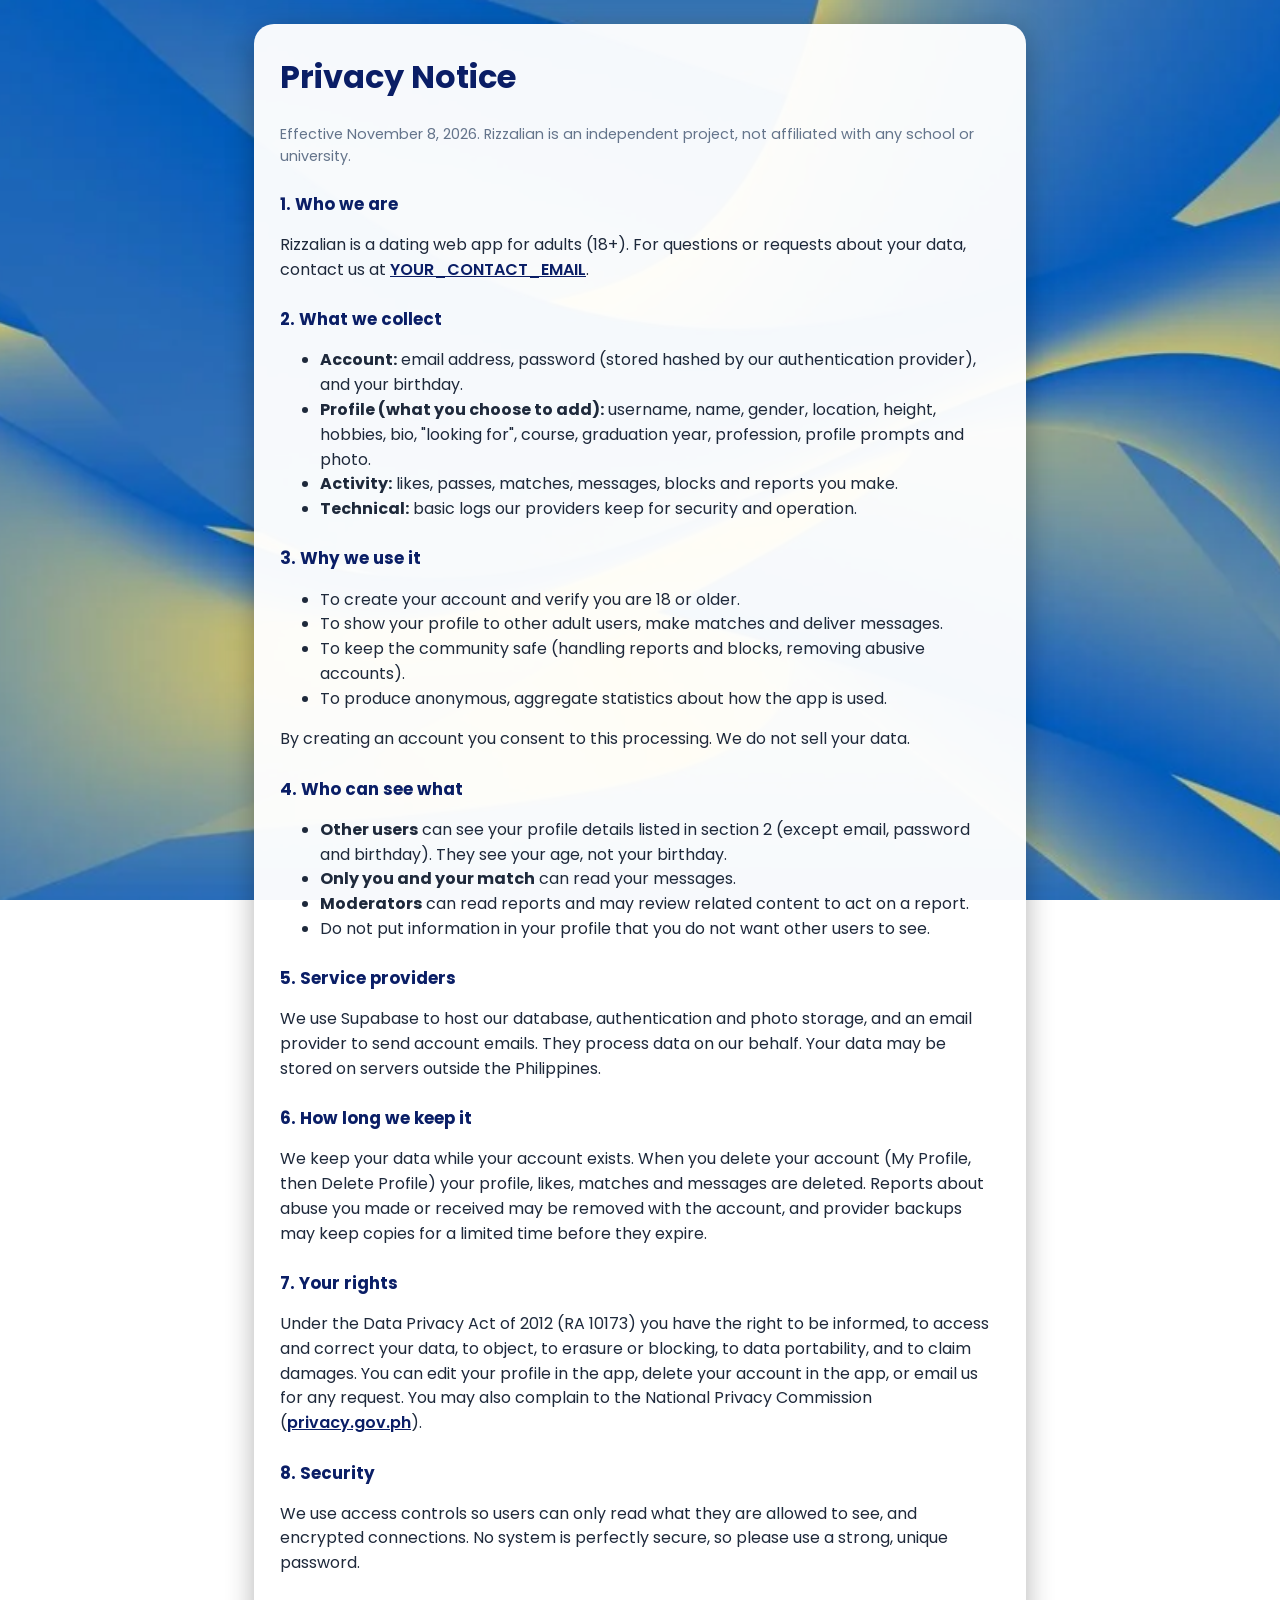
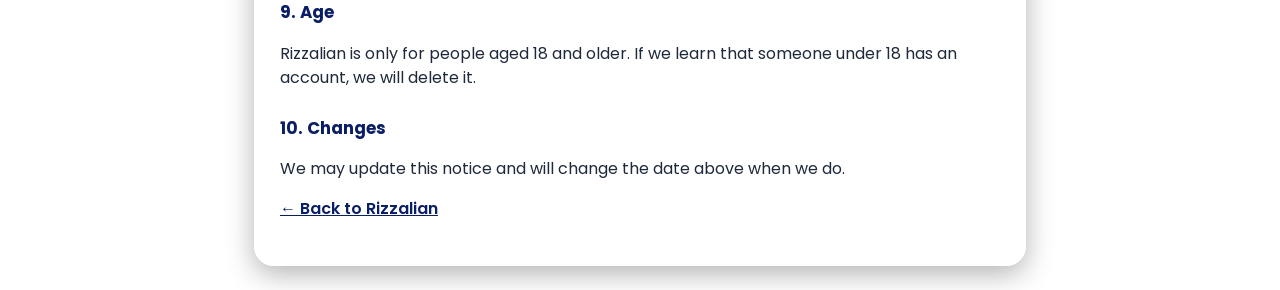
<file: privacy.html>
<!DOCTYPE html>
<html lang="en">
<head>
  <meta charset="UTF-8">
  <meta name="viewport" content="width=device-width, initial-scale=1.0">
  <title>Rizzalian - Privacy Notice</title>
  <link href="https://fonts.googleapis.com/css2?family=Poppins:wght@300;400;600&display=swap" rel="stylesheet">
  <style>
    body { margin: 0; font-family: 'Poppins', sans-serif; background: url('background.png') center/cover fixed; color: #1e293b; padding: 24px 12px; }
    main { max-width: 720px; margin: 0 auto; background: rgba(255,255,255,.96); border-radius: 20px; padding: 28px 26px; box-shadow: 0 8px 28px rgba(0,0,0,.3); line-height: 1.55; }
    h1 { color: #0a1e66; margin-top: 0; }
    h2 { color: #0a1e66; font-size: 1.05em; margin-top: 1.4em; }
    a { color: #0a1e66; font-weight: 600; }
    .meta { color: #64748b; font-size: .9em; }
  </style>
</head>
<body>
<main>
  <h1>Privacy Notice</h1>
  <p class="meta">Effective November 8, 2026. Rizzalian is an independent project, not affiliated with any school or university.</p>

  <h2>1. Who we are</h2>
  <p>Rizzalian is a dating web app for adults (18+). For questions or requests about your data, contact us at <a href="mailto:YOUR_CONTACT_EMAIL">YOUR_CONTACT_EMAIL</a>.</p>

  <h2>2. What we collect</h2>
  <ul>
    <li><strong>Account:</strong> email address, password (stored hashed by our authentication provider), and your birthday.</li>
    <li><strong>Profile (what you choose to add):</strong> username, name, gender, location, height, hobbies, bio, "looking for", course, graduation year, profession, profile prompts and photo.</li>
    <li><strong>Activity:</strong> likes, passes, matches, messages, blocks and reports you make.</li>
    <li><strong>Technical:</strong> basic logs our providers keep for security and operation.</li>
  </ul>

  <h2>3. Why we use it</h2>
  <ul>
    <li>To create your account and verify you are 18 or older.</li>
    <li>To show your profile to other adult users, make matches and deliver messages.</li>
    <li>To keep the community safe (handling reports and blocks, removing abusive accounts).</li>
    <li>To produce anonymous, aggregate statistics about how the app is used.</li>
  </ul>
  <p>By creating an account you consent to this processing. We do not sell your data.</p>

  <h2>4. Who can see what</h2>
  <ul>
    <li><strong>Other users</strong> can see your profile details listed in section 2 (except email, password and birthday). They see your age, not your birthday.</li>
    <li><strong>Only you and your match</strong> can read your messages.</li>
    <li><strong>Moderators</strong> can read reports and may review related content to act on a report.</li>
    <li>Do not put information in your profile that you do not want other users to see.</li>
  </ul>

  <h2>5. Service providers</h2>
  <p>We use Supabase to host our database, authentication and photo storage, and an email provider to send account emails. They process data on our behalf. Your data may be stored on servers outside the Philippines.</p>

  <h2>6. How long we keep it</h2>
  <p>We keep your data while your account exists. When you delete your account (My Profile, then Delete Profile) your profile, likes, matches and messages are deleted. Reports about abuse you made or received may be removed with the account, and provider backups may keep copies for a limited time before they expire.</p>

  <h2>7. Your rights</h2>
  <p>Under the Data Privacy Act of 2012 (RA 10173) you have the right to be informed, to access and correct your data, to object, to erasure or blocking, to data portability, and to claim damages. You can edit your profile in the app, delete your account in the app, or email us for any request. You may also complain to the National Privacy Commission (<a href="https://privacy.gov.ph" target="_blank" rel="noopener">privacy.gov.ph</a>).</p>

  <h2>8. Security</h2>
  <p>We use access controls so users can only read what they are allowed to see, and encrypted connections. No system is perfectly secure, so please use a strong, unique password.</p>

  <h2>9. Age</h2>
  <p>Rizzalian is only for people aged 18 and older. If we learn that someone under 18 has an account, we will delete it.</p>

  <h2>10. Changes</h2>
  <p>We may update this notice and will change the date above when we do.</p>

  <p><a href="rizzalian.html">&larr; Back to Rizzalian</a></p>
</main>
</body>
</html>
</file>
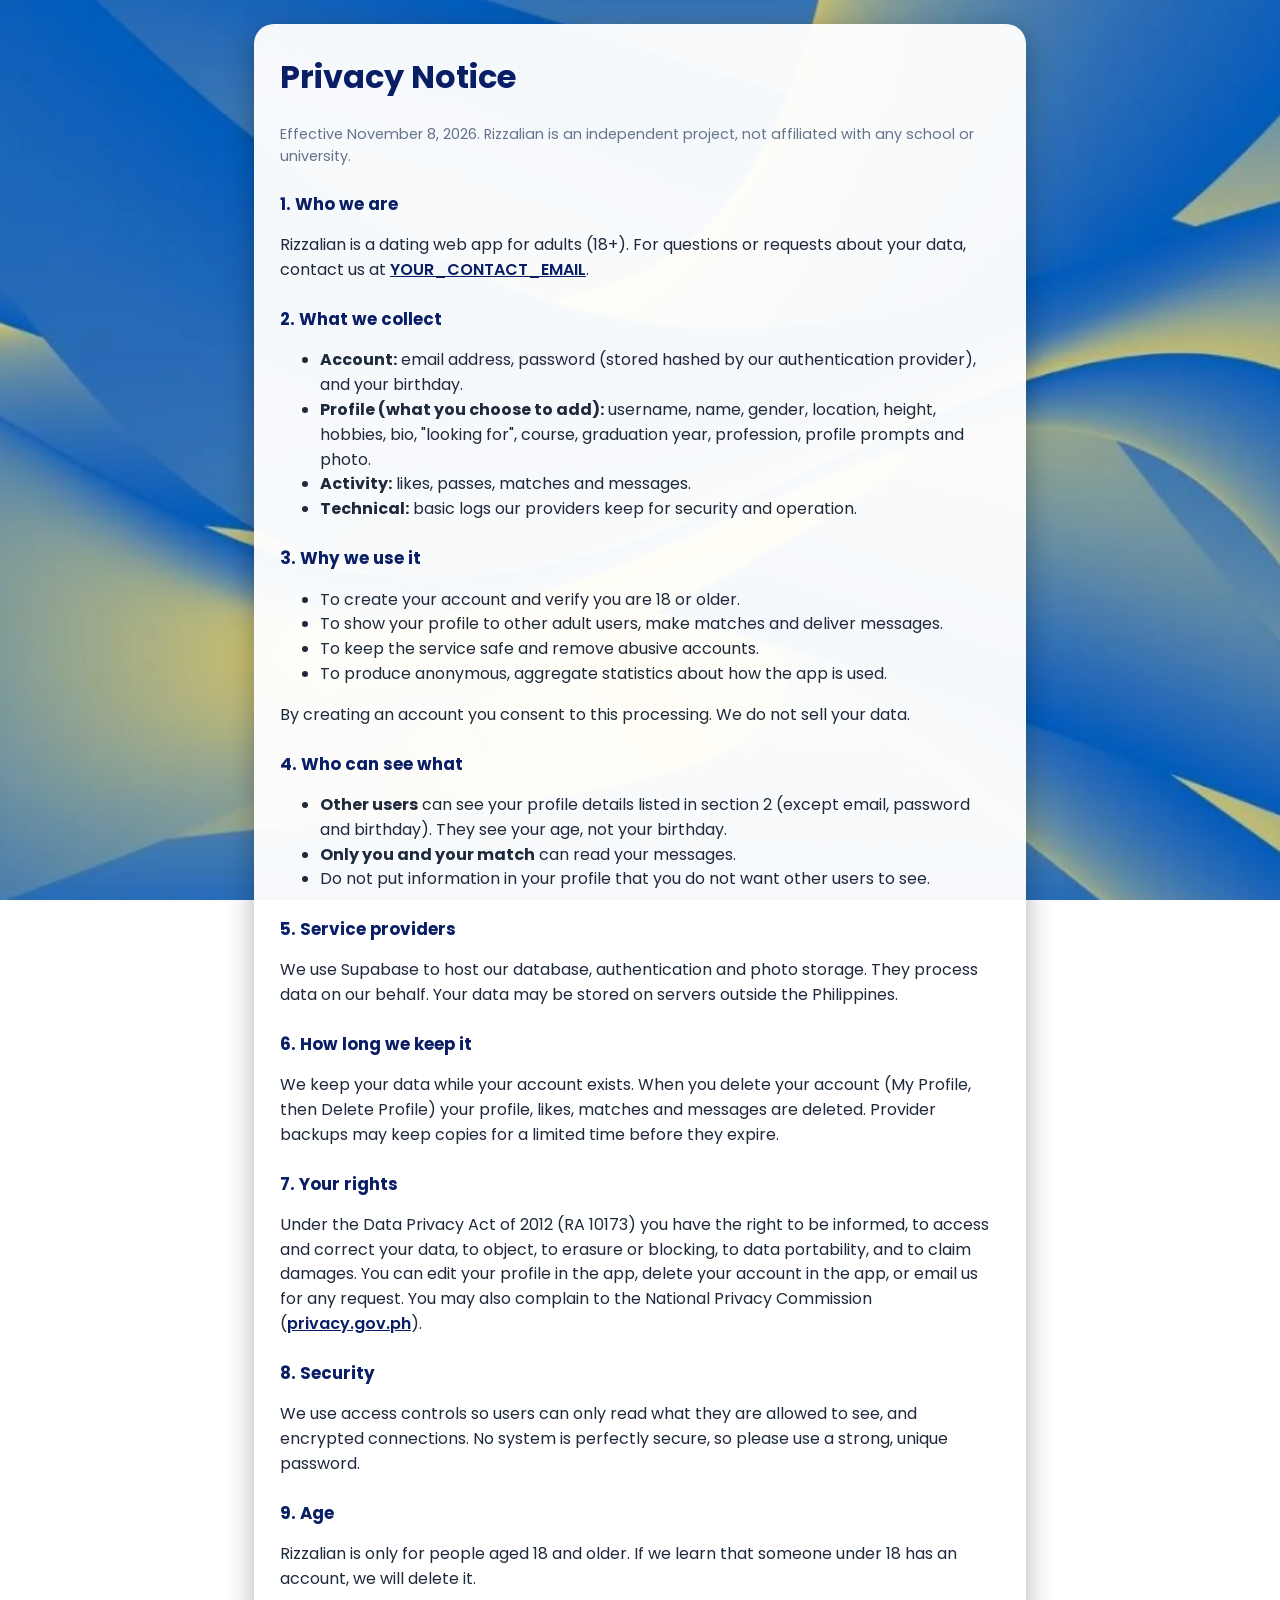
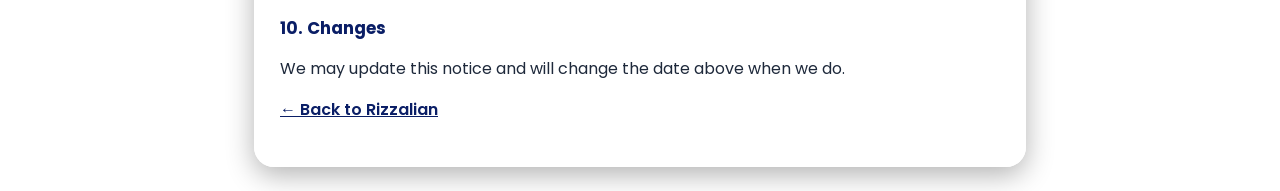
<file: pages/privacy.html>
<!DOCTYPE html>
<html lang="en">
<head>
  <meta charset="UTF-8">
  <meta name="viewport" content="width=device-width, initial-scale=1.0">
  <title>Rizzalian - Privacy Notice</title>
  <link href="https://fonts.googleapis.com/css2?family=Poppins:wght@300;400;600&display=swap" rel="stylesheet">
  <style>
    body { margin: 0; font-family: 'Poppins', sans-serif; background: url('../assets/background.png') center/cover fixed; color: #1e293b; padding: 24px 12px; }
    main { max-width: 720px; margin: 0 auto; background: rgba(255,255,255,.96); border-radius: 20px; padding: 28px 26px; box-shadow: 0 8px 28px rgba(0,0,0,.3); line-height: 1.55; }
    h1 { color: #0a1e66; margin-top: 0; }
    h2 { color: #0a1e66; font-size: 1.05em; margin-top: 1.4em; }
    a { color: #0a1e66; font-weight: 600; }
    .meta { color: #64748b; font-size: .9em; }
  </style>
</head>
<body>
<main>
  <h1>Privacy Notice</h1>
  <p class="meta">Effective November 8, 2026. Rizzalian is an independent project, not affiliated with any school or university.</p>

  <h2>1. Who we are</h2>
  <p>Rizzalian is a dating web app for adults (18+). For questions or requests about your data, contact us at <a href="mailto:YOUR_CONTACT_EMAIL">YOUR_CONTACT_EMAIL</a>.</p>

  <h2>2. What we collect</h2>
  <ul>
    <li><strong>Account:</strong> email address, password (stored hashed by our authentication provider), and your birthday.</li>
    <li><strong>Profile (what you choose to add):</strong> username, name, gender, location, height, hobbies, bio, "looking for", course, graduation year, profession, profile prompts and photo.</li>
    <li><strong>Activity:</strong> likes, passes, matches and messages.</li>
    <li><strong>Technical:</strong> basic logs our providers keep for security and operation.</li>
  </ul>

  <h2>3. Why we use it</h2>
  <ul>
    <li>To create your account and verify you are 18 or older.</li>
    <li>To show your profile to other adult users, make matches and deliver messages.</li>
    <li>To keep the service safe and remove abusive accounts.</li>
    <li>To produce anonymous, aggregate statistics about how the app is used.</li>
  </ul>
  <p>By creating an account you consent to this processing. We do not sell your data.</p>

  <h2>4. Who can see what</h2>
  <ul>
    <li><strong>Other users</strong> can see your profile details listed in section 2 (except email, password and birthday). They see your age, not your birthday.</li>
    <li><strong>Only you and your match</strong> can read your messages.</li>
    <li>Do not put information in your profile that you do not want other users to see.</li>
  </ul>

  <h2>5. Service providers</h2>
  <p>We use Supabase to host our database, authentication and photo storage. They process data on our behalf. Your data may be stored on servers outside the Philippines.</p>

  <h2>6. How long we keep it</h2>
  <p>We keep your data while your account exists. When you delete your account (My Profile, then Delete Profile) your profile, likes, matches and messages are deleted. Provider backups may keep copies for a limited time before they expire.</p>

  <h2>7. Your rights</h2>
  <p>Under the Data Privacy Act of 2012 (RA 10173) you have the right to be informed, to access and correct your data, to object, to erasure or blocking, to data portability, and to claim damages. You can edit your profile in the app, delete your account in the app, or email us for any request. You may also complain to the National Privacy Commission (<a href="https://privacy.gov.ph" target="_blank" rel="noopener">privacy.gov.ph</a>).</p>

  <h2>8. Security</h2>
  <p>We use access controls so users can only read what they are allowed to see, and encrypted connections. No system is perfectly secure, so please use a strong, unique password.</p>

  <h2>9. Age</h2>
  <p>Rizzalian is only for people aged 18 and older. If we learn that someone under 18 has an account, we will delete it.</p>

  <h2>10. Changes</h2>
  <p>We may update this notice and will change the date above when we do.</p>

  <p><a href="rizzalian.html">&larr; Back to Rizzalian</a></p>
</main>
</body>
</html>
</file>
